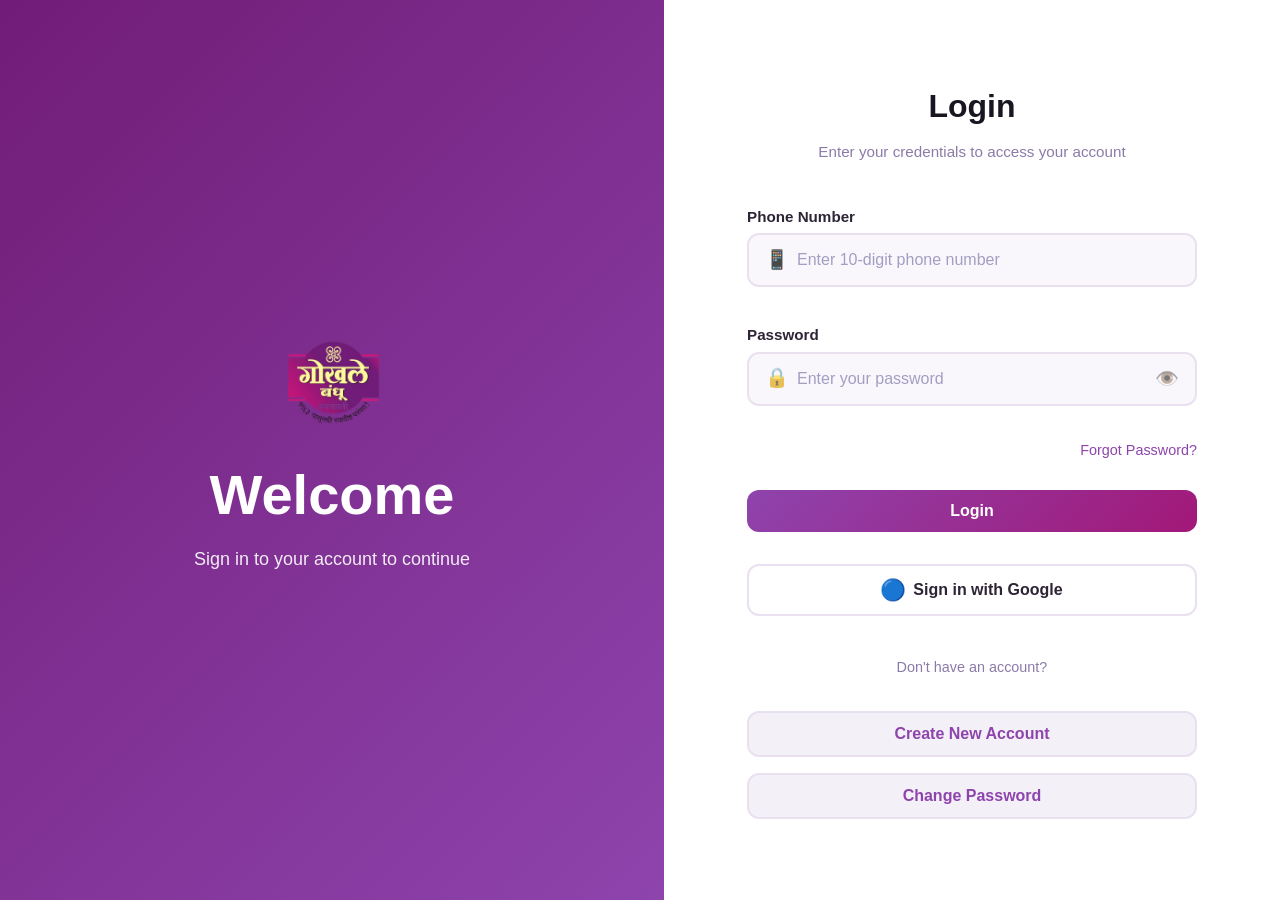
<file: templates/login.html>
<!DOCTYPE html>
<html lang="en">
<head>
  <meta charset="UTF-8" />
  <meta name="viewport" content="width=device-width, initial-scale=1.0" />
  <title>Login</title>
  <link rel="stylesheet" href="/static/css/login.css" />
</head>
<body>

  <div class="auth-container">
    <!-- LEFT BRANDING WITH LOGO -->
    <div class="auth-branding">
      <div class="brand-content">
        <!-- Moved logo to the welcome/branding section -->
        <div class="logo-container">
          <img src="/static/images/logo.png" alt="Logo" class="logo logo-branding">
        </div>
        <h1>Welcome</h1>
        <p>Sign in to your account to continue</p>
      </div>
    </div>

    <!-- RIGHT FORM AREA -->
    <div class="auth-form-wrapper">
      <div class="form-card">
        <!-- ================= LOGIN FORM ================= -->
        <form id="loginForm" class="auth-form active-form">
          <div class="form-header">
            <h2>Login</h2>
            <p>Enter your credentials to access your account</p>
          </div>

          <div class="form-group">
            <label for="mobile">Phone Number</label>
            <div class="input-wrapper">
              <span class="input-icon">📱</span>
              <input
                type="tel"
                id="mobile"
                name="mobile_number"
                placeholder="Enter 10-digit phone number"
                pattern="[0-9]{10}"
                required
              />
            </div>
            <span class="error-message" id="mobileError"></span>
          </div>

          <div class="form-group">
            <label for="password">Password</label>
            <div class="input-wrapper password-wrapper">
              <span class="input-icon">🔒</span>
              <input
                type="password"
                id="password"
                name="password"
                placeholder="Enter your password"
                required
              />
              <button type="button" class="toggle-password" data-target="password">👁️</button>
            </div>
            <span class="error-message" id="passwordError"></span>
          </div>

          <!-- Moved forgot password link above button, right aligned -->
          <div class="forgot-password-link">
            <button type="button" class="btn-link-right" id="forgotPasswordBtn">
              Forgot Password?
            </button>
          </div>

          <button type="submit" class="btn-primary">
            <span class="btn-text">Login</span>
            <span class="btn-loader hidden">
              <span class="progress-bar"></span>
            </span>
          </button>
  <!-- Added Google Sign In button -->
          <button type="button" class="btn-google">
            <span class="google-icon">🔵</span>
            <span class="btn-text">Sign in with Google</span>
          </button>
          <div class="form-divider">
            <span>Don't have an account?</span>
          </div>

          <button type="button" class="btn-secondary" id="switchToRegister">
            Create New Account
          </button>

        

          <!-- Moved change password button to bottom of login form -->
          <button type="button" class="btn-secondary" id="changePasswordBtn">
            Change Password
          </button>
        </form>

        <!-- ============ CHANGE PASSWORD FORM ============ -->
        <form id="changePasswordForm" class="auth-form">
          <div class="form-header">
            <button type="button" class="back-btn" id="backToLoginFromChangeBtn">← Back</button>
            <h2>Change Password</h2>
            <p>Update your current password</p>
          </div>

          <div class="form-group">
            <label for="changeMobile">Phone Number</label>
            <div class="input-wrapper">
              <span class="input-icon">📱</span>
              <input
                type="tel"
                id="changeMobile"
                name="mobile_number"
                placeholder="Enter 10-digit phone number"
                pattern="[0-9]{10}"
                required
              />
            </div>
            <span class="error-message" id="changeMobileError"></span>
          </div>

          <div class="form-group">
            <label for="currentPassword">Current Password</label>
            <div class="input-wrapper password-wrapper">
              <span class="input-icon">🔒</span>
              <input
                type="password"
                id="currentPassword"
                name="current_password"
                placeholder="Enter your current password"
                required
              />
              <button type="button" class="toggle-password" data-target="currentPassword">👁️</button>
            </div>
            <span class="error-message" id="currentPasswordError"></span>
          </div>

          <div class="form-group">
            <label for="changeNewPassword">New Password</label>
            <div class="input-wrapper password-wrapper">
              <span class="input-icon">🔒</span>
              <input
                type="password"
                id="changeNewPassword"
                name="new_password"
                placeholder="Create a new password"
                required
              />
              <button type="button" class="toggle-password" data-target="changeNewPassword">👁️</button>
            </div>
            <span class="error-message" id="changeNewPasswordError"></span>

            <div class="password-strength" id="changePasswordStrength">
              <div class="strength-bar"></div>
              <span class="strength-text">Password strength</span>
            </div>
          </div>

          <div class="form-group">
            <label for="changeConfirmPassword">Confirm New Password</label>
            <div class="input-wrapper password-wrapper">
              <span class="input-icon">🔒</span>
              <input
                type="password"
                id="changeConfirmPassword"
                name="confirm_password"
                placeholder="Confirm your new password"
                required
              />
              <button type="button" class="toggle-password" data-target="changeConfirmPassword">👁️</button>
            </div>
            <span class="error-message" id="changeConfirmPasswordError"></span>
          </div>

          <button type="submit" class="btn-primary">
            <span class="btn-text">Update Password</span>
            <span class="btn-loader hidden">
              <span class="progress-bar"></span>
            </span>
          </button>
        </form>

        <!-- ============ FORGOT PASSWORD – VERIFY ============ -->
        <form id="forgotPasswordVerifyForm" class="auth-form">
          <div class="form-header form-header-inline">
            <!-- Made back button and heading inline on same line -->
            <div class="form-header-top">
              <button type="button" class="back-btn-inline" id="backToLoginBtn">← Back</button>
              <h2>Verify Your Identity</h2>
            </div>
          </div>

          <div class="form-group">
            <label for="resetMobile">Phone Number</label>
            <div class="input-wrapper">
              <span class="input-icon">📱</span>
              <input
                type="tel"
                id="resetMobile"
                name="phone"
                placeholder="Enter 10-digit phone number"
                pattern="[0-9]{10}"
                required
              />
            </div>
            <span class="error-message" id="resetMobileError"></span>
          </div>

          <div class="form-group">
            <label for="securityAnswer1">Mother's First Name</label>
            <div class="input-wrapper">
              <span class="input-icon">❓</span>
              <input
                type="text"
                id="securityAnswer1"
                name="answer1"
                placeholder="Enter answer"
                required
              />
            </div>
            <span class="error-message" id="answer1Error"></span>
          </div>

          <div class="form-group">
            <label for="securityAnswer2">Birth City</label>
            <div class="input-wrapper">
              <span class="input-icon">❓</span>
              <input
                type="text"
                id="securityAnswer2"
                name="answer2"
                placeholder="Enter answer"
                required
              />
            </div>
            <span class="error-message" id="answer2Error"></span>
          </div>

          <button type="submit" class="btn-primary">
            <span class="btn-text">Verify & Continue</span>
            <span class="btn-loader hidden">
              <span class="progress-bar"></span>
            </span>
          </button>
        </form>

        <!-- ============ FORGOT PASSWORD – RESET ============ -->
        <form id="forgotPasswordResetForm" class="auth-form">
          <div class="form-header">
            <button type="button" class="back-btn" id="backToVerifyBtn">← Back</button>
            <h2>Reset Password</h2>
            <p>Create a new secure password</p>
          </div>

          <div class="form-group">
            <label for="newPassword">New Password</label>
            <div class="input-wrapper password-wrapper">
              <span class="input-icon">🔒</span>
              <input
                type="password"
                id="newPassword"
                name="new_password"
                placeholder="Create a strong password"
                required
              />
              <button type="button" class="toggle-password" data-target="newPassword">👁️</button>
            </div>
            <span class="error-message" id="newPasswordError"></span>

            <div class="password-strength" id="passwordStrength">
              <div class="strength-bar"></div>
              <span class="strength-text">Password strength</span>
            </div>
          </div>

          <div class="form-group">
            <label for="confirmNewPassword">Confirm Password</label>
            <div class="input-wrapper password-wrapper">
              <span class="input-icon">🔒</span>
              <input
                type="password"
                id="confirmNewPassword"
                name="confirm_password"
                placeholder="Confirm your password"
                required
              />
              <button type="button" class="toggle-password" data-target="confirmNewPassword">👁️</button>
            </div>
            <span class="error-message" id="confirmNewPasswordError"></span>
          </div>

          <div class="password-requirements">
            <p>Password must contain:</p>
            <ul>
              <li id="req-8chars">✓ At least 8 characters</li>
              <li id="req-uppercase">✓ One uppercase letter</li>
              <li id="req-lowercase">✓ One lowercase letter</li>
              <li id="req-number">✓ One number</li>
              <li id="req-special">✓ One special character (!@#$%)</li>
            </ul>
          </div>

          <button type="submit" class="btn-primary">
            <span class="btn-text">Reset Password</span>
            <span class="btn-loader hidden">
              <span class="progress-bar"></span>
            </span>
          </button>
        </form>

        <!-- SUCCESS MESSAGE -->
        <div class="success-message hidden" id="successMessage">
          ✅ <span id="successText"></span>
        </div>

      </div>
    </div>
  </div>

  <script src="/static/js/login.js"></script>
</body>
</html>
</file>
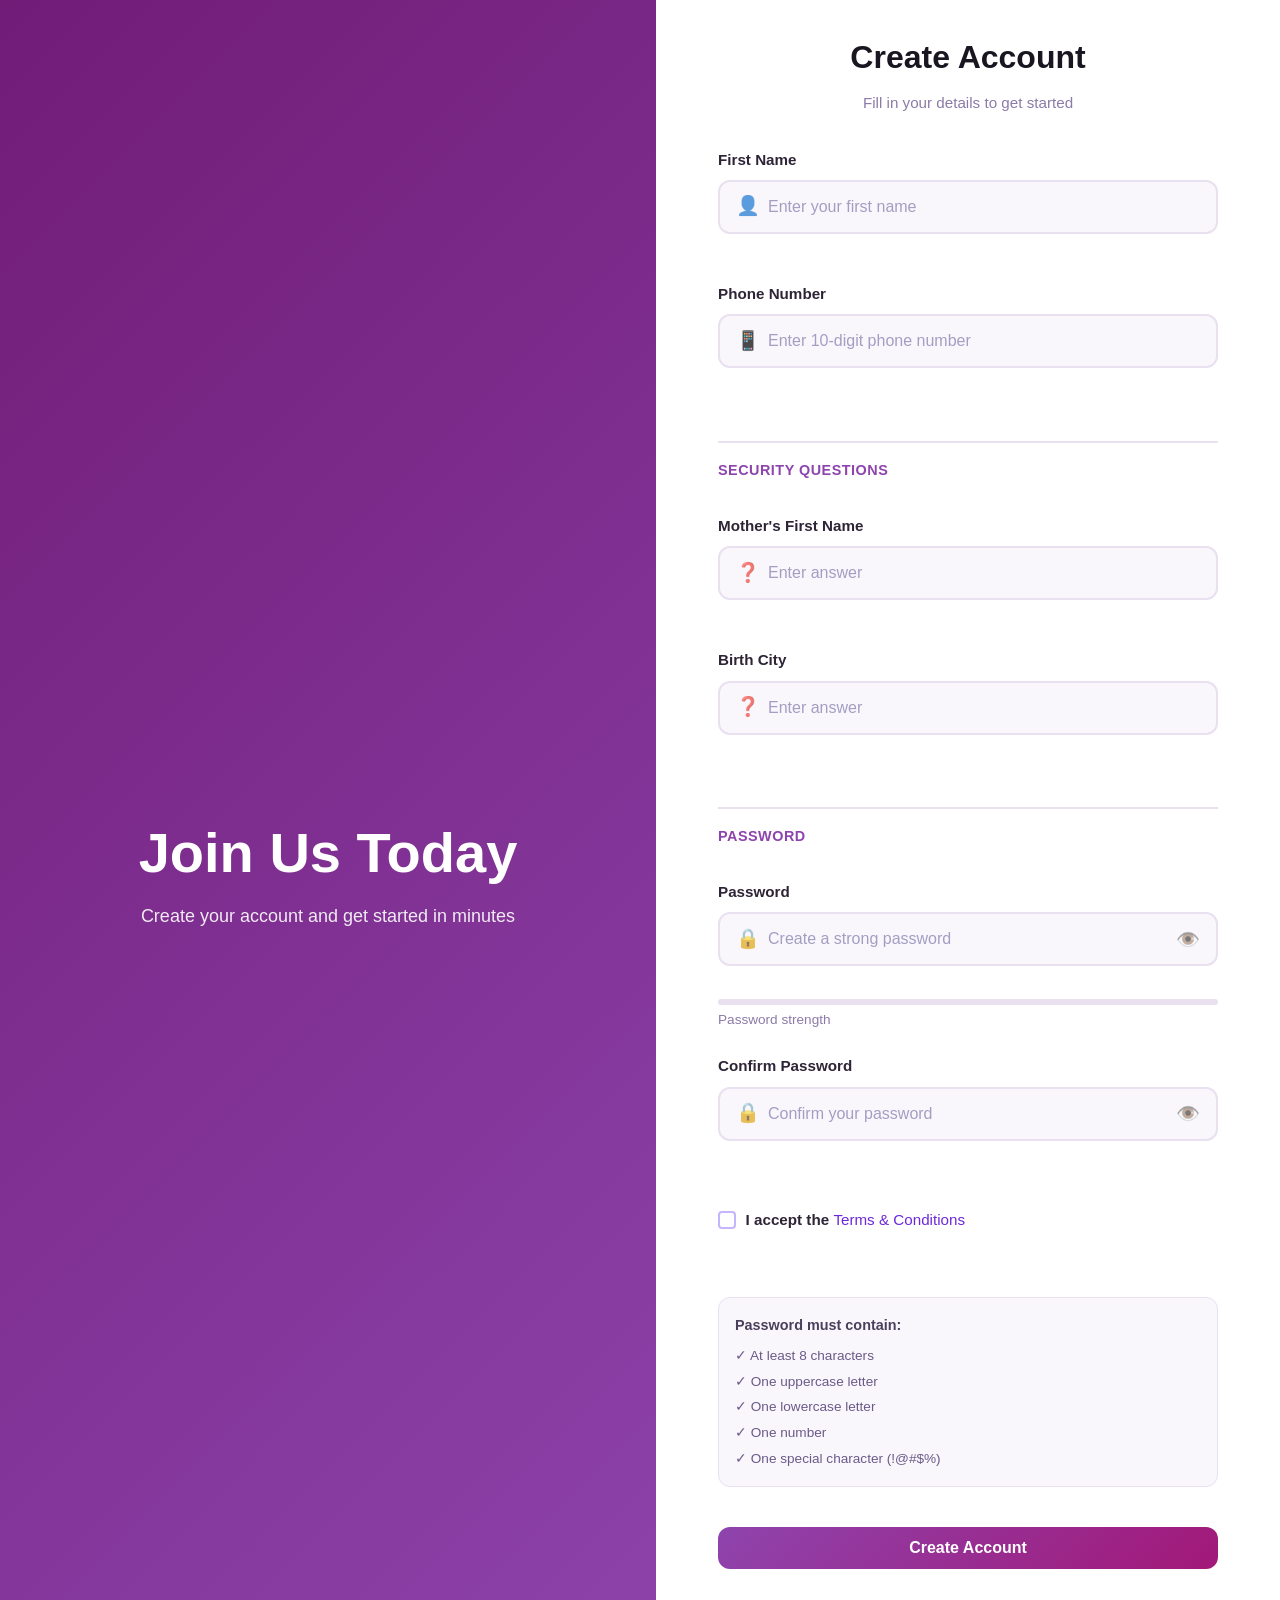
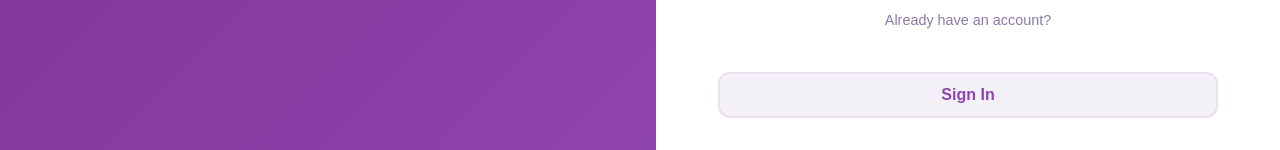
<file: templates/register.html>
<!DOCTYPE html>
<html lang="en">
<head>
    <meta charset="UTF-8">
    <meta name="viewport" content="width=device-width, initial-scale=1.0">
    <title>Register</title>
    <link rel="stylesheet" href="/static/css/styles.css">
    <style>
        /* =========================
   TERMS & CONDITIONS CHECKBOX
   ========================= */

.terms-group {
  margin-top: 1.2rem;
}

.terms-label {
  display: flex;
  align-items: center;
  gap: 0.6rem;
  font-size: 0.9rem;
  color: #374151;
  cursor: pointer;
}

.terms-label a {
  color: #6d28d9;
  text-decoration: none;
  font-weight: 500;
}

.terms-label a:hover {
  text-decoration: underline;
}

/* Hide default checkbox */
.terms-label input {
  display: none;
}

/* Custom checkbox */
.custom-checkbox {
  width: 18px;
  height: 18px;
  border: 2px solid #c4b5fd;
  border-radius: 4px;
  position: relative;
  transition: all 0.2s ease;
}

/* Tick mark */
.terms-label input:checked + .custom-checkbox {
  background: #6d28d9;
  border-color: #6d28d9;
}

.terms-label input:checked + .custom-checkbox::after {
  content: "✓";
  color: #fff;
  font-size: 12px;
  font-weight: bold;
  position: absolute;
  top: 50%;
  left: 50%;
  transform: translate(-50%, -55%);
}

    </style>
</head>
<body>
    <div class="auth-container">
        <!-- Left Side Branding -->
        <div class="auth-branding">
            <div class="brand-content">
                <h1>Join Us Today</h1>
                <p>Create your account and get started in minutes</p>
            </div>
        </div>

        <!-- Right Side Form -->
        <div class="auth-form-wrapper">
            <div class="form-card">
                <div class="form-header">
                    <h2>Create Account</h2>
                    <p>Fill in your details to get started</p>
                </div>

                <!-- Registration Form -->
                <form id="registerForm" class="auth-form">
                    <!-- Personal Information -->
                    <div class="form-group">
                        <label for="firstName">First Name</label>
                        <div class="input-wrapper">
                            <span class="input-icon">👤</span>
                            <input 
                                type="text" 
                                id="firstName" 
                                name="firstName" 
                                placeholder="Enter your first name"
                                required
                            >
                        </div>
                        <span class="error-message" id="firstNameError"></span>
                    </div>

                    <div class="form-group">
                        <label for="phone">Phone Number</label>
                        <div class="input-wrapper">
                            <span class="input-icon">📱</span>
                            <input 
                                type="tel" 
                                id="phone" 
                                name="phone" 
                                placeholder="Enter 10-digit phone number"
                                pattern="[0-9]{10}"
                                required
                            >
                        </div>
                        <span class="error-message" id="phoneError"></span>
                    </div>

                    <!-- Security Questions -->
                    <div class="form-section-divider">Security Questions</div>

                    <div class="form-group">
                        <label for="security_q1">Mother's First Name</label>
                        <div class="input-wrapper">
                            <span class="input-icon">❓</span>
                            <input 
                                type="text" 
                                id="security_q1" 
                                name="security_q1" 
                                placeholder="Enter answer"
                                required
                            >
                        </div>
                        <span class="error-message" id="security_q1Error"></span>
                    </div>

                    <div class="form-group">
                        <label for="security_q2">Birth City</label>
                        <div class="input-wrapper">
                            <span class="input-icon">❓</span>
                            <input 
                                type="text" 
                                id="security_q2" 
                                name="security_q2" 
                                placeholder="Enter answer"
                                required
                            >
                        </div>
                        <span class="error-message" id="security_q2Error"></span>
                    </div>

                    <!-- Password Section -->
                    <div class="form-section-divider">Password</div>

                    <div class="form-group">
                        <label for="password">Password</label>
                        <div class="input-wrapper password-wrapper">
                            <span class="input-icon">🔒</span>
                            <input 
                                type="password" 
                                id="password" 
                                name="password" 
                                placeholder="Create a strong password"
                                required
                            >
                            <button type="button" class="toggle-password" data-target="password">
                                👁️
                            </button>
                        </div>
                        <span class="error-message" id="passwordError"></span>
                        <div class="password-strength" id="passwordStrength">
                            <div class="strength-bar"></div>
                            <span class="strength-text">Password strength</span>
                        </div>
                    </div>

                    <div class="form-group">
                        <label for="confirmPassword">Confirm Password</label>
                        <div class="input-wrapper password-wrapper">
                            <span class="input-icon">🔒</span>
                            <input 
                                type="password" 
                                id="confirmPassword" 
                                name="confirmPassword" 
                                placeholder="Confirm your password"
                                required
                            >
                            <button type="button" class="toggle-password" data-target="confirmPassword">
                                👁️
                            </button>
                        </div>
                        <span class="error-message" id="confirmPasswordError"></span>
                    </div>
<!-- Terms & Conditions -->
<div class="form-group terms-group">
    <label class="terms-label">
        <input 
            type="checkbox" 
            id="acceptTerms" 
            name="acceptTerms"
        />
        <span class="custom-checkbox"></span>
        <span>
            I accept the <a href="/terms-and-conditions" target="_blank">Terms & Conditions</a>
        </span>
    </label>
    <span class="error-message" id="termsError"></span>
</div>

                    <div class="password-requirements">
                        <p>Password must contain:</p>
                        <ul>
                            <li id="req-8chars">✓ At least 8 characters</li>
                            <li id="req-uppercase">✓ One uppercase letter</li>
                            <li id="req-lowercase">✓ One lowercase letter</li>
                            <li id="req-number">✓ One number</li>
                            <li id="req-special">✓ One special character (!@#$%)</li>
                        </ul>
                    </div>

                    <button type="submit" class="btn-primary">
                        <span class="btn-text">Create Account</span>
                        <span class="btn-loader hidden">⏳</span>
                    </button>

                    <div class="form-divider">
                        <span>Already have an account?</span>
                    </div>

                    <button type="button" class="btn-secondary" id="switchToLogin">
                        Sign In
                    </button>
                </form>

                <div class="success-message hidden" id="successMessage">
                    ✅ <span id="successText"></span>
                </div>
            </div>
        </div>
    </div>

    <script src="/static/js/register.js"></script>
</body>
</html>
</file>
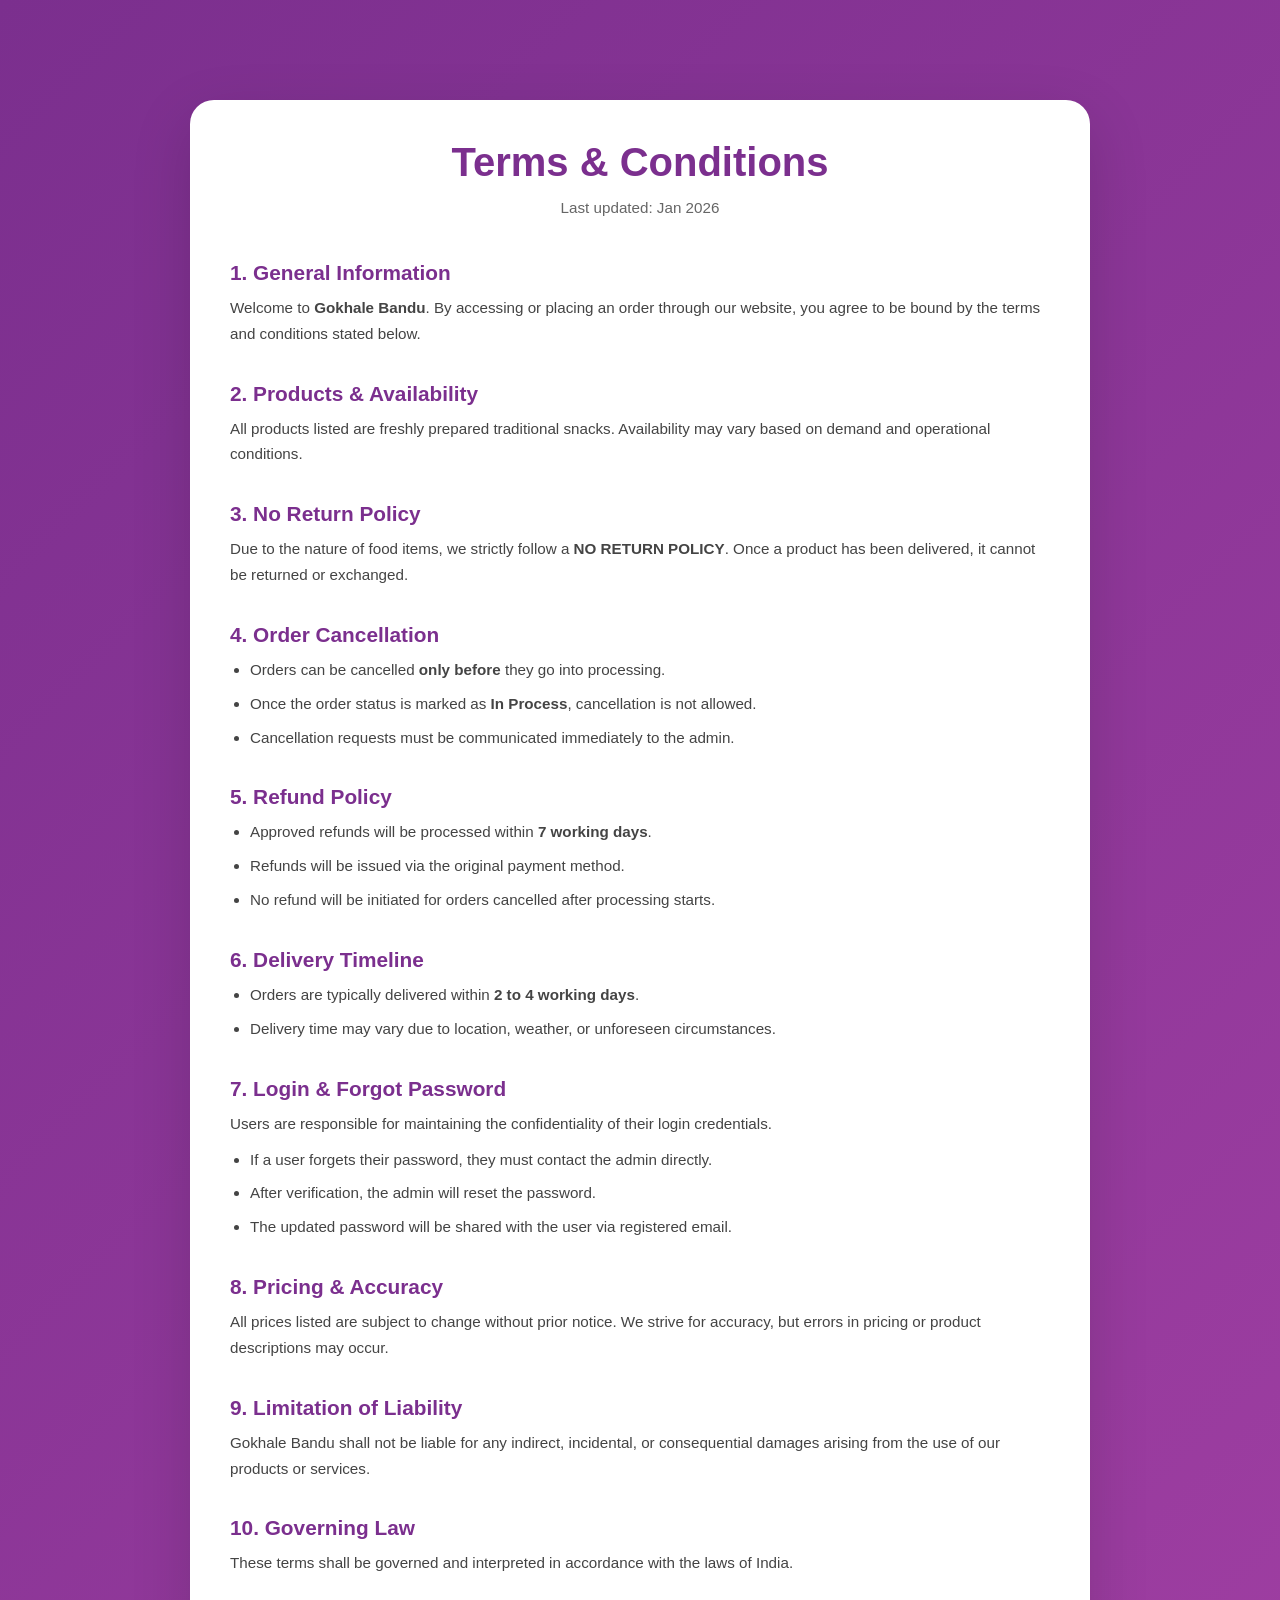
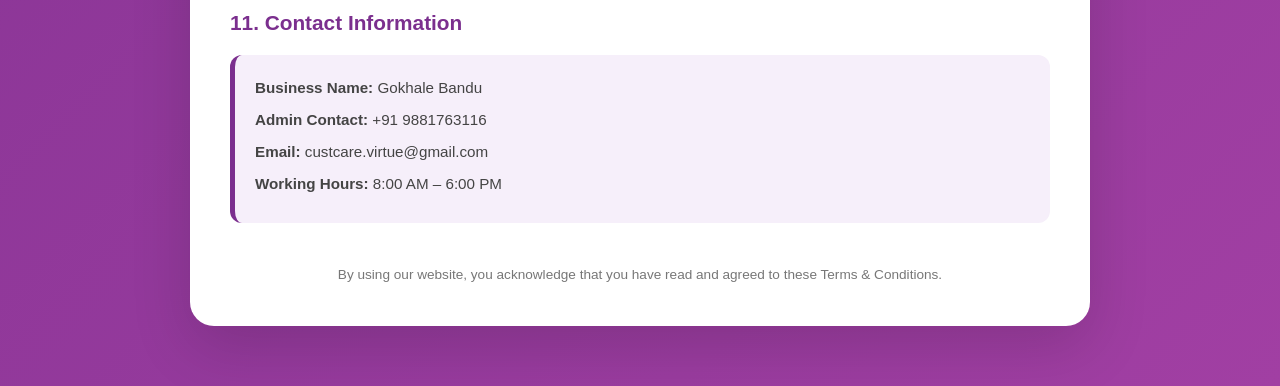
<file: templates/termscondition.html>
<!DOCTYPE html>
<html lang="en">
<head>
  <meta charset="UTF-8" />
  <title>Terms & Conditions | Gokhale Bandu</title>
  <meta name="viewport" content="width=device-width, initial-scale=1.0" />

  <style>
    /* RESET */
    * {
      margin: 0;
      padding: 0;
      box-sizing: border-box;
    }

    body {
      font-family: "Poppins", -apple-system, BlinkMacSystemFont, "Segoe UI", Roboto, sans-serif;
      background: linear-gradient(135deg, #7b2f8e, #a13fa3);
      min-height: 100vh;
      color: #2d1b69;
    }

    /* CONTAINER */
    .terms-wrapper {
      max-width: 900px;
      margin: 100px auto 60px;
      background: #ffffff;
      border-radius: 24px;
      padding: 40px;
      box-shadow: 0 20px 60px rgba(0, 0, 0, 0.15);
    }

    h1 {
      text-align: center;
      color: #7b2f8e;
      font-size: 2.5rem;
      margin-bottom: 10px;
    }

    .subtitle {
      text-align: center;
      font-size: 0.95rem;
      color: #666;
      margin-bottom: 40px;
    }

    h2 {
      color: #7b2f8e;
      font-size: 1.3rem;
      margin-top: 35px;
      margin-bottom: 10px;
    }

    p, li {
      font-size: 0.95rem;
      line-height: 1.7;
      color: #444;
    }

    ul {
      padding-left: 20px;
      margin-top: 10px;
    }

    li {
      margin-bottom: 8px;
    }

    .contact-box {
      background: #f6effa;
      border-left: 5px solid #7b2f8e;
      padding: 20px;
      border-radius: 12px;
      margin-top: 20px;
    }

    .contact-box p {
      margin-bottom: 6px;
    }

    .footer-note {
      text-align: center;
      font-size: 0.85rem;
      color: #777;
      margin-top: 40px;
    }

    @media (max-width: 600px) {
      .terms-wrapper {
        margin: 60px 16px;
        padding: 28px 22px;
      }

      h1 {
        font-size: 2rem;
      }
    }
  </style>
</head>

<body>

  <div class="terms-wrapper">

    <h1>Terms & Conditions</h1>
    <p class="subtitle">Last updated: Jan 2026</p>

    <h2>1. General Information</h2>
    <p>
      Welcome to <strong>Gokhale Bandu</strong>. By accessing or placing an order through our website,
      you agree to be bound by the terms and conditions stated below.
    </p>

    <h2>2. Products & Availability</h2>
    <p>
      All products listed are freshly prepared traditional snacks. Availability may vary based on demand
      and operational conditions.
    </p>

    <h2>3. No Return Policy</h2>
    <p>
      Due to the nature of food items, we strictly follow a <strong>NO RETURN POLICY</strong>.
      Once a product has been delivered, it cannot be returned or exchanged.
    </p>

    <h2>4. Order Cancellation</h2>
    <ul>
      <li>Orders can be cancelled <strong>only before</strong> they go into processing.</li>
      <li>Once the order status is marked as <strong>In Process</strong>, cancellation is not allowed.</li>
      <li>Cancellation requests must be communicated immediately to the admin.</li>
    </ul>

    <h2>5. Refund Policy</h2>
    <ul>
      <li>Approved refunds will be processed within <strong>7 working days</strong>.</li>
      <li>Refunds will be issued via the original payment method.</li>
      <li>No refund will be initiated for orders cancelled after processing starts.</li>
    </ul>

    <h2>6. Delivery Timeline</h2>
    <ul>
      <li>Orders are typically delivered within <strong>2 to 4 working days</strong>.</li>
      <li>Delivery time may vary due to location, weather, or unforeseen circumstances.</li>
    </ul>

    <h2>7. Login & Forgot Password</h2>
    <p>
      Users are responsible for maintaining the confidentiality of their login credentials.
    </p>
    <ul>
      <li>If a user forgets their password, they must contact the admin directly.</li>
      <li>After verification, the admin will reset the password.</li>
      <li>The updated password will be shared with the user via registered email.</li>
    </ul>

    <h2>8. Pricing & Accuracy</h2>
    <p>
      All prices listed are subject to change without prior notice. We strive for accuracy,
      but errors in pricing or product descriptions may occur.
    </p>

    <h2>9. Limitation of Liability</h2>
    <p>
      Gokhale Bandu shall not be liable for any indirect, incidental, or consequential damages
      arising from the use of our products or services.
    </p>

    <h2>10. Governing Law</h2>
    <p>
      These terms shall be governed and interpreted in accordance with the laws of India.
    </p>

    <h2>11. Contact Information</h2>
    <div class="contact-box">
      <p><strong>Business Name:</strong> Gokhale Bandu</p>
      <p><strong>Admin Contact:</strong> +91 9881763116</p>
      <p><strong>Email:</strong> custcare.virtue@gmail.com</p>
      <p><strong>Working Hours:</strong> 8:00 AM – 6:00 PM</p>
    </div>

    <p class="footer-note">
      By using our website, you acknowledge that you have read and agreed to these Terms & Conditions.
    </p>

  </div>

</body>
</html>
</file>
<file: static/css/login.css>
/* ============================================
   AUTHENTICATION PAGES - RESPONSIVE DESIGN
   Purple/Pink Theme (#711c77, #a21878, #8e44ad)
   ============================================ */

* {
  margin: 0;
  padding: 0;
  box-sizing: border-box;
}

:root {
  /* Primary Colors */
  --primary-dark: #711c77;
  --primary: #8e44ad;
  --primary-light: #a21878;
  --accent: #d946ef;

  /* Neutrals */
  --white: #ffffff;
  --gray-50: #f9f7fc;
  --gray-100: #f3f0f7;
  --gray-200: #e9e0f0;
  --gray-300: #d4c5e2;
  --gray-400: #a39ec2;
  --gray-500: #8b7ba8;
  --gray-600: #6b5a88;
  --gray-700: #4a3f5c;
  --gray-800: #2d2436;
  --gray-900: #1a1621;

  /* Status Colors */
  --success: #10b981;
  --error: #ef4444;
  --warning: #f59e0b;

  /* Spacing */
  --spacing-xs: 4px;
  --spacing-sm: 8px;
  --spacing-md: 16px;
  --spacing-lg: 24px;
  --spacing-xl: 32px;
  --spacing-2xl: 48px;

  /* Border Radius */
  --radius-sm: 6px;
  --radius-md: 12px;
  --radius-lg: 16px;

  /* Transitions */
  --transition: all 0.3s ease;
}

html,
body {
  height: 100%;
  width: 100%;
}

body {
  font-family: -apple-system, BlinkMacSystemFont, "Segoe UI", Roboto, "Helvetica Neue", Arial, sans-serif;
  background: linear-gradient(135deg, var(--gray-50) 0%, var(--gray-100) 100%);
  color: var(--gray-800);
  line-height: 1.6;
}

/* ============================================
   AUTH CONTAINER
   ============================================ */

/* Reduce padding and minimize gaps */
.auth-container {
  display: flex;
  min-height: 100vh;
  align-items: stretch;
}

.auth-branding {
  flex: 1;
  background: linear-gradient(135deg, var(--primary-dark) 0%, var(--primary) 100%);
  display: flex;
  align-items: center;
  justify-content: center;
  padding: var(--spacing-xl) var(--spacing-2xl);
  color: var(--white);
  min-height: 300px;
}

.auth-form-wrapper {
  flex: 1;
  display: flex;
  align-items: center;
  justify-content: center;
  padding: var(--spacing-lg);
  background: var(--white);
  overflow-y: auto;
  max-height: 100vh;
}

.form-card {
  width: 100%;
  max-width: 450px;
}

.form-header {
  margin-bottom: var(--spacing-lg);
  text-align: center;
}

.form-header-inline {
  text-align: left;
}

/* Added inline header for back button and title */
.form-header-top {
  display: flex;
  align-items: center;
  gap: var(--spacing-md);
  margin-bottom: var(--spacing-md);
}

.back-btn-inline {
  background: none;
  border: none;
  color: var(--primary);
  font-size: 1rem;
  font-weight: 600;
  cursor: pointer;
  padding: 0;
  white-space: nowrap;
  transition: var(--transition);
}

.back-btn-inline:hover {
  color: var(--primary-dark);
}

.form-header-inline h2 {
  font-size: 1.5rem;
  font-weight: 700;
  color: var(--gray-900);
  margin: 0;
}

/* Added logo styling for branding section */
.logo-branding {
  max-width: 120px;
  height: auto;
  display: block;
  margin-bottom: var(--spacing-lg);
}

.brand-content {
  text-align: center;
  max-width: 500px;
}

.brand-content h1 {
  font-size: clamp(2rem, 5vw, 3.5rem);
  font-weight: 700;
  margin-bottom: var(--spacing-md);
  line-height: 1.2;
}

.brand-content p {
  font-size: 1.125rem;
  opacity: 0.9;
  line-height: 1.6;
}

/* Added logo styling */
.logo-container {
  display: flex;
  justify-content: center;
}

.logo {
  max-width: 120px;
  height: auto;
  display: block;
}

.form-header h2 {
  font-size: 2rem;
  font-weight: 700;
  color: var(--gray-900);
  margin-bottom: var(--spacing-sm);
}

.form-header p {
  color: var(--gray-500);
  font-size: 0.95rem;
}

/* ============================================
   FORM STYLING
   ============================================ */

/* Reduce form gap and improve compactness */
.auth-form {
  display: none;
  flex-direction: column;
  gap: var(--spacing-md);
}

.auth-form.active-form {
  display: flex;
}

.form-group {
  display: flex;
  flex-direction: column;
  gap: var(--spacing-xs);
}

.form-group label {
  font-weight: 600;
  color: var(--gray-800);
  font-size: 0.95rem;
}

.input-wrapper {
  display: flex;
  align-items: center;
  background: var(--gray-50);
  border: 2px solid var(--gray-200);
  border-radius: var(--radius-md);
  padding: 0 var(--spacing-md);
  transition: var(--transition);
  position: relative;
}

.input-wrapper:focus-within {
  border-color: var(--primary);
  background: var(--white);
  box-shadow: 0 0 0 3px rgba(174, 68, 173, 0.1);
}

.input-icon {
  font-size: 1.2rem;
  margin-right: var(--spacing-sm);
  opacity: 0.7;
}

.input-wrapper input {
  flex: 1;
  border: none;
  background: transparent;
  padding: var(--spacing-md) 0;
  font-size: 1rem;
  color: var(--gray-800);
  outline: none;
}

.input-wrapper input::placeholder {
  color: var(--gray-400);
}

.input-wrapper.password-wrapper {
  padding-right: var(--spacing-sm);
}

.toggle-password {
  background: none;
  border: none;
  font-size: 1.2rem;
  cursor: pointer;
  padding: var(--spacing-sm);
  opacity: 0.6;
  transition: var(--transition);
}

.toggle-password:hover {
  opacity: 1;
}

.back-btn {
  background: none;
  border: none;
  color: var(--primary);
  font-size: 1rem;
  font-weight: 600;
  cursor: pointer;
  padding: var(--spacing-md) 0;
  margin-bottom: var(--spacing-lg);
  display: flex;
  align-items: center;
  gap: var(--spacing-sm);
  transition: var(--transition);
}

.back-btn:hover {
  color: var(--primary-dark);
}

.error-message {
  color: var(--error);
  font-size: 0.85rem;
  min-height: 1.2em;
  display: block;
}

/* Added forgot password link styling - right aligned */
.forgot-password-link {
  display: flex;
  justify-content: flex-end;
  margin-bottom: var(--spacing-md);
}

.btn-link-right {
  background: transparent;
  color: var(--primary);
  padding: 0;
  font-size: 0.9rem;
  border: none;
  cursor: pointer;
  transition: var(--transition);
  font-weight: 500;
}

.btn-link-right:hover {
  text-decoration: underline;
  color: var(--primary-dark);
}

/* ============================================
   PASSWORD STRENGTH INDICATOR
   ============================================ */

.password-strength {
  display: flex;
  flex-direction: column;
  gap: var(--spacing-xs);
}

.strength-bar {
  width: 100%;
  height: 6px;
  background: var(--gray-200);
  border-radius: 3px;
  overflow: hidden;
}

.strength-bar::after {
  content: "";
  display: block;
  width: 0%;
  height: 100%;
  background: var(--error);
  transition: width 0.3s ease, background-color 0.3s ease;
}

.strength-text {
  font-size: 0.85rem;
  color: var(--gray-500);
}

/* ============================================
   PASSWORD REQUIREMENTS
   ============================================ */

.password-requirements {
  background: var(--gray-50);
  border: 1px solid var(--gray-200);
  border-radius: var(--radius-md);
  padding: var(--spacing-md);
  margin: var(--spacing-md) 0;
}

.password-requirements p {
  font-size: 0.9rem;
  font-weight: 600;
  color: var(--gray-700);
  margin-bottom: var(--spacing-sm);
}

.password-requirements ul {
  list-style: none;
  display: flex;
  flex-direction: column;
  gap: var(--spacing-xs);
}

.password-requirements li {
  font-size: 0.85rem;
  color: var(--gray-600);
  display: flex;
  align-items: center;
  gap: var(--spacing-sm);
  transition: var(--transition);
}

.password-requirements li.met {
  color: var(--success);
}

/* ============================================
   BUTTONS & PROGRESS BAR
   ============================================ */

.btn-primary,
.btn-secondary,
.btn-link {
  padding: 12px 24px;
  border: none;
  border-radius: var(--radius-md);
  font-size: 1rem;
  font-weight: 600;
  cursor: pointer;
  transition: var(--transition);
  display: flex;
  align-items: center;
  justify-content: center;
  gap: var(--spacing-sm);
  position: relative;
  overflow: hidden;
}

.btn-primary {
  background: linear-gradient(135deg, var(--primary) 0%, var(--primary-light) 100%);
  color: var(--white);
  width: 100%;
}

.btn-primary:hover:not(:disabled) {
  transform: translateY(-2px);
  box-shadow: 0 8px 20px rgba(174, 68, 173, 0.3);
}

.btn-primary:disabled {
  opacity: 0.6;
  cursor: not-allowed;
}

/* Added progress bar styling for animated fill effect */
.progress-bar {
  position: absolute;
  left: 0;
  top: 0;
  height: 100%;
  width: 0%;
  background: rgba(255, 255, 255, 0.4);
  animation: progressFill 2s ease-in-out infinite;
  border-radius: var(--radius-md);
}

@keyframes progressFill {
  0% {
    width: 0%;
  }
  50% {
    width: 100%;
  }
  100% {
    width: 100%;
  }
}

.btn-loader {
  position: absolute;
  left: 0;
  top: 0;
  width: 100%;
  height: 100%;
  display: flex;
  align-items: center;
  justify-content: center;
}

.btn-loader.hidden {
  display: none;
}

.btn-secondary {
  background: var(--gray-100);
  color: var(--primary);
  width: 100%;
  border: 2px solid var(--gray-200);
}

.btn-secondary:hover {
  background: var(--gray-200);
  border-color: var(--primary);
}

.btn-link {
  background: transparent;
  color: var(--primary);
  width: 100%;
  padding: var(--spacing-md);
}

.btn-link:hover {
  text-decoration: underline;
}

/* ============================================
   GOOGLE SIGN IN BUTTON
   ============================================ */

/* Added Google Sign In button styling */
.btn-google {
  padding: 12px 24px;
  border: 2px solid var(--gray-200);
  border-radius: var(--radius-md);
  font-size: 1rem;
  font-weight: 600;
  cursor: pointer;
  transition: var(--transition);
  display: flex;
  align-items: center;
  justify-content: center;
  gap: var(--spacing-sm);
  width: 100%;
  background: var(--white);
  color: var(--gray-800);
  margin-top: var(--spacing-md);
}

.btn-google:hover {
  background: var(--gray-50);
  border-color: var(--primary);
  transform: translateY(-2px);
  box-shadow: 0 4px 12px rgba(0, 0, 0, 0.08);
}

.google-icon {
  font-size: 1.3rem;
  width: 24px;
  height: 24px;
  display: flex;
  align-items: center;
  justify-content: center;
}

.btn-text {
  display: inline;
  position: relative;
  z-index: 1;
}

/* ============================================
   FORM DIVIDERS & SECTIONS
   ============================================ */

/* Reduce divider spacing */
.form-divider {
  text-align: center;
  color: var(--gray-500);
  font-size: 0.9rem;
  padding: var(--spacing-md) 0 var(--spacing-sm) 0;
  margin: var(--spacing-sm) 0;
}

.form-divider span {
  display: block;
}

.form-section-divider {
  color: var(--primary);
  font-weight: 700;
  font-size: 0.9rem;
  text-transform: uppercase;
  letter-spacing: 0.5px;
  padding: var(--spacing-md) 0 var(--spacing-sm) 0;
  border-top: 2px solid var(--gray-200);
  margin-top: var(--spacing-lg);
}

/* ============================================
   SUCCESS MESSAGE
   ============================================ */

.success-message {
  display: flex;
  align-items: center;
  gap: var(--spacing-md);
  background: rgba(16, 185, 129, 0.1);
  color: var(--success);
  padding: var(--spacing-md);
  border-radius: var(--radius-md);
  border: 1px solid var(--success);
  font-weight: 500;
  margin-top: var(--spacing-md);
}

.success-message.hidden {
  display: none;
}

/* ============================================
   RESPONSIVE DESIGN
   ============================================ */

@media (max-width: 768px) {
  .auth-container {
    flex-direction: column;
    min-height: auto;
  }

  .auth-branding {
    order: -1;
    min-height: 180px;
    padding: var(--spacing-lg);
  }

  .brand-content h1 {
    font-size: clamp(1.5rem, 4vw, 2.5rem);
  }

  .brand-content p {
    font-size: 1rem;
  }

  .auth-form-wrapper {
    padding: var(--spacing-md);
    max-height: none;
  }

  .form-card {
    max-width: 100%;
  }

  .form-header h2 {
    font-size: 1.5rem;
  }
}

@media (max-width: 480px) {
  .auth-container {
    min-height: 100vh;
  }

  .auth-branding {
    min-height: 150px;
    padding: var(--spacing-md);
  }

  .brand-content h1 {
    font-size: 1.5rem;
  }

  .brand-content p {
    font-size: 0.95rem;
  }

  .auth-form-wrapper {
    padding: var(--spacing-sm);
  }

  .form-header h2 {
    font-size: 1.25rem;
  }

  .form-header {
    margin-bottom: var(--spacing-lg);
  }

  .auth-form {
    gap: var(--spacing-sm);
  }

  .form-group {
    gap: var(--spacing-xs);
  }

  .input-wrapper {
    padding: 0 var(--spacing-md);
  }

  .btn-primary,
  .btn-secondary,
  .btn-link,
  .btn-google {
    padding: 12px 20px;
    font-size: 0.95rem;
  }

  .password-requirements {
    padding: var(--spacing-md);
    font-size: 0.85rem;
  }

  .password-requirements li {
    font-size: 0.8rem;
  }

  .logo {
    max-width: 60px;
  }
}

/* Extra Small (360px and below) */
@media (max-width: 360px) {
  .auth-branding {
    padding: var(--spacing-md);
  }

  .brand-content h1 {
    font-size: 1.25rem;
  }

  .brand-content p {
    font-size: 0.9rem;
  }

  .auth-form-wrapper {
    padding: var(--spacing-md);
  }

  .form-card {
    padding: 0;
  }

  .form-header h2 {
    font-size: 1.25rem;
  }

  .input-icon {
    font-size: 1rem;
  }

  .input-wrapper input {
    font-size: 0.95rem;
    padding: 12px 0;
  }
}
</file>
<file: static/css/styles.css>
/* ============================================
   AUTHENTICATION PAGES - RESPONSIVE DESIGN
   Purple/Pink Theme (#711c77, #a21878, #8e44ad)
   ============================================ */

* {
  margin: 0;
  padding: 0;
  box-sizing: border-box;
}

:root {
  /* Primary Colors */
  --primary-dark: #711c77;
  --primary: #8e44ad;
  --primary-light: #a21878;
  --accent: #d946ef;

  /* Neutrals */
  --white: #ffffff;
  --gray-50: #f9f7fc;
  --gray-100: #f3f0f7;
  --gray-200: #e9e0f0;
  --gray-300: #d4c5e2;
  --gray-400: #a39ec2;
  --gray-500: #8b7ba8;
  --gray-600: #6b5a88;
  --gray-700: #4a3f5c;
  --gray-800: #2d2436;
  --gray-900: #1a1621;

  /* Status Colors */
  --success: #10b981;
  --error: #ef4444;
  --warning: #f59e0b;

  /* Spacing */
  --spacing-xs: 4px;
  --spacing-sm: 8px;
  --spacing-md: 16px;
  --spacing-lg: 24px;
  --spacing-xl: 32px;
  --spacing-2xl: 48px;

  /* Border Radius */
  --radius-sm: 6px;
  --radius-md: 12px;
  --radius-lg: 16px;

  /* Transitions */
  --transition: all 0.3s ease;
}

html,
body {
  height: 100%;
  width: 100%;
}

body {
  font-family: -apple-system, BlinkMacSystemFont, "Segoe UI", Roboto, "Helvetica Neue", Arial, sans-serif;
  background: linear-gradient(135deg, var(--gray-50) 0%, var(--gray-100) 100%);
  color: var(--gray-800);
  line-height: 1.6;
}

/* ============================================
   AUTH CONTAINER
   ============================================ */

.auth-container {
  display: flex;
  min-height: 100vh;
  align-items: stretch;
}

.auth-branding {
  flex: 1;
  background: linear-gradient(135deg, var(--primary-dark) 0%, var(--primary) 100%);
  display: flex;
  align-items: center;
  justify-content: center;
  padding: var(--spacing-2xl);
  color: var(--white);
}

.brand-content {
  text-align: center;
  max-width: 500px;
}

.brand-content h1 {
  font-size: clamp(2rem, 5vw, 3.5rem);
  font-weight: 700;
  margin-bottom: var(--spacing-md);
  line-height: 1.2;
}

.brand-content p {
  font-size: 1.125rem;
  opacity: 0.9;
  line-height: 1.6;
}

.auth-form-wrapper {
  flex: 1;
  display: flex;
  align-items: center;
  justify-content: center;
  padding: var(--spacing-xl);
  background: var(--white);
  overflow-y: auto;
}

.form-card {
  width: 100%;
  max-width: 500px;
}

.form-header {
  margin-bottom: var(--spacing-xl);
  text-align: center;
}

.form-header h2 {
  font-size: 2rem;
  font-weight: 700;
  color: var(--gray-900);
  margin-bottom: var(--spacing-sm);
}

.form-header p {
  color: var(--gray-500);
  font-size: 0.95rem;
}

/* ============================================
   FORM STYLING
   ============================================ */

.auth-form {
  display: flex;
  flex-direction: column;
  gap: var(--spacing-lg);
}

.auth-form.hidden {
  display: none;
}

.auth-form.active-form {
  display: flex;
}

.form-group {
  display: flex;
  flex-direction: column;
  gap: var(--spacing-sm);
}

.form-group label {
  font-weight: 600;
  color: var(--gray-800);
  font-size: 0.95rem;
}

.input-wrapper {
  display: flex;
  align-items: center;
  background: var(--gray-50);
  border: 2px solid var(--gray-200);
  border-radius: var(--radius-md);
  padding: 0 var(--spacing-md);
  transition: var(--transition);
  position: relative;
}

.input-wrapper:focus-within {
  border-color: var(--primary);
  background: var(--white);
  box-shadow: 0 0 0 3px rgba(174, 68, 173, 0.1);
}

.input-icon {
  font-size: 1.2rem;
  margin-right: var(--spacing-sm);
  opacity: 0.7;
}

.input-wrapper input {
  flex: 1;
  border: none;
  background: transparent;
  padding: var(--spacing-md) 0;
  font-size: 1rem;
  color: var(--gray-800);
  outline: none;
}

.input-wrapper input::placeholder {
  color: var(--gray-400);
}

.input-wrapper.password-wrapper {
  padding-right: var(--spacing-sm);
}

.toggle-password {
  background: none;
  border: none;
  font-size: 1.2rem;
  cursor: pointer;
  padding: var(--spacing-sm);
  opacity: 0.6;
  transition: var(--transition);
}

.toggle-password:hover {
  opacity: 1;
}

.back-btn {
  background: none;
  border: none;
  color: var(--primary);
  font-size: 1rem;
  font-weight: 600;
  cursor: pointer;
  padding: var(--spacing-md) 0;
  margin-bottom: var(--spacing-lg);
  display: flex;
  align-items: center;
  gap: var(--spacing-sm);
  transition: var(--transition);
}

.back-btn:hover {
  color: var(--primary-dark);
}

.error-message {
  color: var(--error);
  font-size: 0.85rem;
  min-height: 1.2em;
  display: block;
}

/* ============================================
   PASSWORD STRENGTH INDICATOR
   ============================================ */

.password-strength {
  display: flex;
  flex-direction: column;
  gap: var(--spacing-xs);
}

.strength-bar {
  width: 100%;
  height: 6px;
  background: var(--gray-200);
  border-radius: 3px;
  overflow: hidden;
}

.strength-bar::after {
  content: "";
  display: block;
  width: 0%;
  height: 100%;
  background: var(--error);
  transition: width 0.3s ease, background-color 0.3s ease;
}

.strength-text {
  font-size: 0.85rem;
  color: var(--gray-500);
}

/* ============================================
   PASSWORD REQUIREMENTS
   ============================================ */

.password-requirements {
  background: var(--gray-50);
  border: 1px solid var(--gray-200);
  border-radius: var(--radius-md);
  padding: var(--spacing-md);
  margin: var(--spacing-md) 0;
}

.password-requirements p {
  font-size: 0.9rem;
  font-weight: 600;
  color: var(--gray-700);
  margin-bottom: var(--spacing-sm);
}

.password-requirements ul {
  list-style: none;
  display: flex;
  flex-direction: column;
  gap: var(--spacing-xs);
}

.password-requirements li {
  font-size: 0.85rem;
  color: var(--gray-600);
  display: flex;
  align-items: center;
  gap: var(--spacing-sm);
  transition: var(--transition);
}

.password-requirements li.met {
  color: var(--success);
}

/* ============================================
   BUTTONS
   ============================================ */

.btn-primary,
.btn-secondary,
.btn-link {
  padding: 12px 24px;
  border: none;
  border-radius: var(--radius-md);
  font-size: 1rem;
  font-weight: 600;
  cursor: pointer;
  transition: var(--transition);
  display: flex;
  align-items: center;
  justify-content: center;
  gap: var(--spacing-sm);
}

.btn-primary {
  background: linear-gradient(135deg, var(--primary) 0%, var(--primary-light) 100%);
  color: var(--white);
  width: 100%;
}

.btn-primary:hover:not(:disabled) {
  transform: translateY(-2px);
  box-shadow: 0 8px 20px rgba(174, 68, 173, 0.3);
}

.btn-primary:disabled {
  opacity: 0.6;
  cursor: not-allowed;
}

.btn-secondary {
  background: var(--gray-100);
  color: var(--primary);
  width: 100%;
  border: 2px solid var(--gray-200);
}

.btn-secondary:hover {
  background: var(--gray-200);
  border-color: var(--primary);
}

.btn-link {
  background: transparent;
  color: var(--primary);
  width: 100%;
  padding: var(--spacing-md);
}

.btn-link:hover {
  text-decoration: underline;
}

.btn-text {
  display: inline;
}

.btn-loader {
  font-size: 1.2rem;
}

.btn-loader.hidden {
  display: none;
}

/* ============================================
   FORM DIVIDERS & SECTIONS
   ============================================ */

.form-divider {
  text-align: center;
  color: var(--gray-500);
  font-size: 0.9rem;
  padding: var(--spacing-md) 0;
}

.form-divider span {
  display: block;
}

.form-section-divider {
  color: var(--primary);
  font-weight: 700;
  font-size: 0.9rem;
  text-transform: uppercase;
  letter-spacing: 0.5px;
  padding: var(--spacing-md) 0 var(--spacing-sm) 0;
  border-top: 2px solid var(--gray-200);
  margin-top: var(--spacing-lg);
}

/* ============================================
   SUCCESS MESSAGE
   ============================================ */

.success-message {
  display: flex;
  align-items: center;
  gap: var(--spacing-md);
  background: rgba(16, 185, 129, 0.1);
  color: var(--success);
  padding: var(--spacing-md);
  border-radius: var(--radius-md);
  border: 1px solid var(--success);
  font-weight: 500;
  margin-top: var(--spacing-md);
}

.success-message.hidden {
  display: none;
}

/* ============================================
   RESPONSIVE DESIGN
   ============================================ */

/* Tablet (768px and below) */
@media (max-width: 768px) {
  .auth-container {
    flex-direction: column;
    min-height: auto;
  }

  .auth-branding {
    order: -1;
    min-height: 200px;
    padding: var(--spacing-lg);
  }

  .brand-content h1 {
    font-size: clamp(1.5rem, 4vw, 2.5rem);
  }

  .brand-content p {
    font-size: 1rem;
  }

  .auth-form-wrapper {
    padding: var(--spacing-lg);
  }

  .form-card {
    max-width: 100%;
  }

  .form-header h2 {
    font-size: 1.75rem;
  }
}

/* Mobile (480px and below) */
@media (max-width: 480px) {
  .auth-container {
    min-height: 100vh;
  }

  .auth-branding {
    min-height: 150px;
    padding: var(--spacing-lg) var(--spacing-md);
  }

  .brand-content h1 {
    font-size: 1.5rem;
  }

  .brand-content p {
    font-size: 0.95rem;
  }

  .auth-form-wrapper {
    padding: var(--spacing-md);
  }

  .form-header h2 {
    font-size: 1.5rem;
  }

  .form-header {
    margin-bottom: var(--spacing-lg);
  }

  .auth-form {
    gap: var(--spacing-md);
  }

  .form-group {
    gap: var(--spacing-xs);
  }

  .input-wrapper {
    padding: 0 var(--spacing-md);
  }

  .btn-primary,
  .btn-secondary,
  .btn-link {
    padding: 14px 20px;
    font-size: 0.95rem;
  }

  .password-requirements {
    padding: var(--spacing-md);
    font-size: 0.85rem;
  }

  .password-requirements li {
    font-size: 0.8rem;
  }
}

/* Extra Small (360px and below) */
@media (max-width: 360px) {
  .auth-branding {
    padding: var(--spacing-md);
  }

  .brand-content h1 {
    font-size: 1.25rem;
  }

  .brand-content p {
    font-size: 0.9rem;
  }

  .auth-form-wrapper {
    padding: var(--spacing-md);
  }

  .form-card {
    padding: 0;
  }

  .form-header h2 {
    font-size: 1.25rem;
  }

  .input-icon {
    font-size: 1rem;
  }

  .input-wrapper input {
    font-size: 0.95rem;
    padding: 12px 0;
  }
}
</file>
